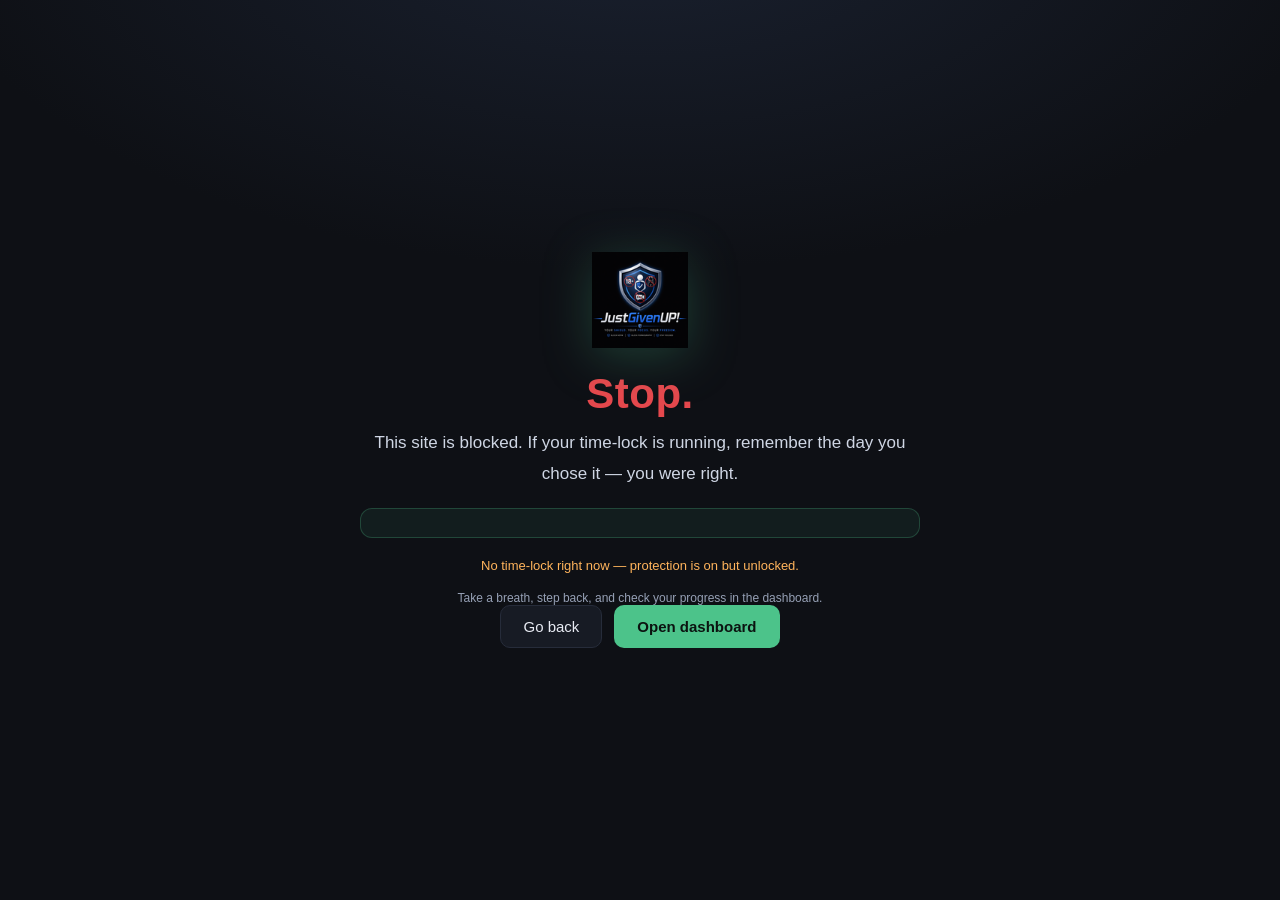
<file: extension/blocked.html>
<!doctype html>
<html lang="ar" dir="rtl">
<head>
<meta charset="utf-8">
<meta name="viewport" content="width=device-width, initial-scale=1">
<title>JustGivenUp! — محظور</title>
<style>
  :root {
    --bg: #0e1015; --card: #171b24; --text: #e8ebf3; --muted: #96a0b5;
    --accent: #4cc38a; --danger: #e5484d; --border: #262c3a;
  }
  * { box-sizing: border-box; margin: 0; padding: 0; }
  html, body { height: 100%; }
  body {
    background: radial-gradient(1200px 600px at 50% -10%, #1a2130 0%, var(--bg) 60%);
    color: var(--text);
    font-family: "Segoe UI", "Noto Sans Arabic", Tahoma, sans-serif;
    display: flex; align-items: center; justify-content: center;
    padding: 24px;
  }
  .wrap { max-width: 560px; width: 100%; text-align: center; }
  img.logo { width: 96px; height: 96px; margin-bottom: 18px; filter: drop-shadow(0 8px 24px rgba(76,195,138,.25)); }
  h1 { font-size: 42px; letter-spacing: .5px; margin-bottom: 10px; color: var(--danger); }
  p.lead { font-size: 17px; line-height: 1.8; color: #cfd6e4; margin-bottom: 18px; }
  .quote {
    background: rgba(76,195,138,.08); border: 1px solid rgba(76,195,138,.25);
    border-radius: 12px; padding: 14px 18px; font-size: 15px; line-height: 1.9;
    margin-bottom: 20px;
  }
  .countdown {
    display: flex; justify-content: center; gap: 14px; margin-bottom: 8px; direction: ltr;
  }
  .unit { background: var(--card); border: 1px solid var(--border); border-radius: 10px; padding: 10px 6px; min-width: 76px; }
  .unit b { display: block; font-size: 28px; color: var(--accent); font-variant-numeric: tabular-nums; }
  .unit span { font-size: 11px; color: var(--muted); }
  .until { font-size: 12px; color: var(--muted); margin-bottom: 22px; }
  .actions { display: flex; gap: 12px; justify-content: center; flex-wrap: wrap; }
  .btn {
    padding: 12px 22px; border-radius: 10px; font-size: 15px; text-decoration: none;
    background: var(--card); color: var(--text); border: 1px solid var(--border);
    transition: transform .1s ease;
  }
  .btn:hover { transform: translateY(-1px); }
  .btn.primary { background: var(--accent); color: #0b1310; border-color: transparent; font-weight: 700; }
  .note { margin-top: 18px; font-size: 12px; color: var(--muted); }
  .toast {
    position: fixed; bottom: 24px; left: 50%; transform: translateX(-50%);
    background: var(--accent); color: #0b1310; font-weight: 700;
    padding: 10px 18px; border-radius: 999px; font-size: 13px;
    opacity: 0; pointer-events: none; transition: opacity .3s ease;
  }
  .toast.show { opacity: 1; }
  .nolock { color: #ffb45c; font-size: 13px; margin-bottom: 14px; }
</style>
</head>
<body>
  <div class="wrap">
    <img class="logo" src="icons/icon128.png" alt="JustGivenUp">
    <h1 id="title">قف.</h1>
    <p class="lead" id="body">الموقع ده محظور.</p>
    <div class="quote" id="quote"></div>

    <div id="lock-block" hidden>
      <div class="countdown">
        <div class="unit"><b id="cd-d">0</b><span id="lbl-d">day</span></div>
        <div class="unit"><b id="cd-h">00</b><span id="lbl-h">hr</span></div>
        <div class="unit"><b id="cd-m">00</b><span id="lbl-m">min</span></div>
        <div class="unit"><b id="cd-s">00</b><span id="lbl-s">sec</span></div>
      </div>
      <p class="until" id="until-label"></p>
    </div>

    <p class="nolock" id="nolock-note" hidden></p>

    <p class="note" id="advice"></p>

    <div class="actions">
      <button class="btn" id="back-btn">رجوع</button>
      <a class="btn primary" id="dash-btn" href="http://127.0.0.1:8081" target="_blank">لوحة التحكم</a>
    </div>
  </div>
  <div class="toast" id="toast"></div>

  <script src="i18n.js"></script>
  <script src="blocked.js"></script>
</body>
</html>
</file>
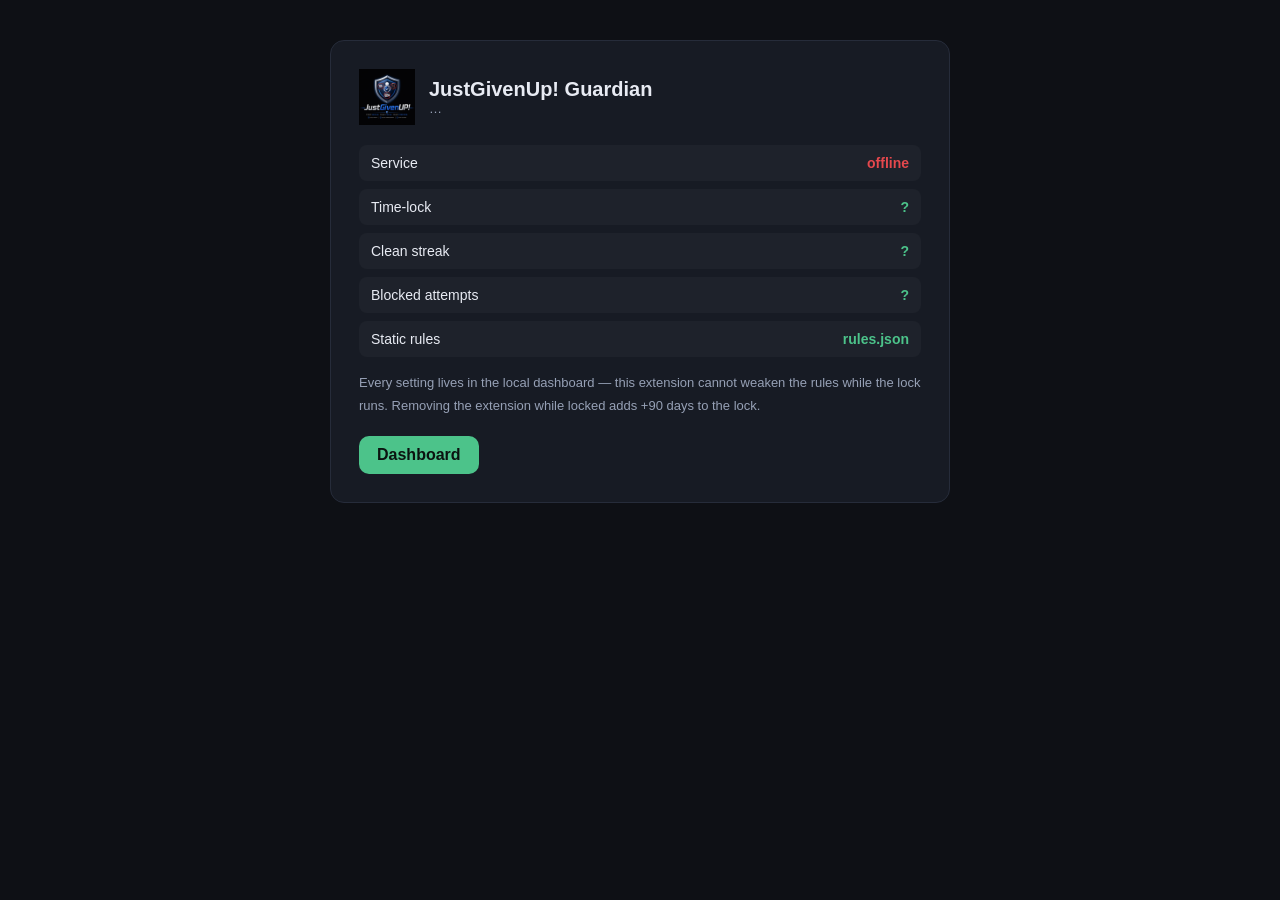
<file: extension/options.html>
<!doctype html>
<html lang="ar" dir="rtl">
<head>
<meta charset="utf-8">
<title>JustGivenUp! Guardian — Options</title>
<style>
  :root {
    --bg: #0e1015; --card: #171b24; --text: #e8ebf3; --muted: #96a0b5;
    --accent: #4cc38a; --danger: #e5484d; --border: #262c3a;
  }
  * { box-sizing: border-box; margin: 0; padding: 0; }
  body {
    background: var(--bg); color: var(--text); padding: 40px 20px;
    font-family: "Segoe UI", "Noto Sans Arabic", Tahoma, sans-serif;
    display: flex; justify-content: center;
  }
  .card {
    background: var(--card); border: 1px solid var(--border);
    border-radius: 14px; padding: 28px; max-width: 620px; width: 100%;
  }
  header { display: flex; gap: 14px; align-items: center; margin-bottom: 20px; }
  h1 { font-size: 20px; }
  .sub { color: var(--muted); font-size: 13px; }
  .row {
    display: flex; justify-content: space-between; padding: 10px 12px;
    background: rgba(255,255,255,.03); border-radius: 8px; margin-bottom: 8px;
    font-size: 14px;
  }
  .row b { color: var(--accent); }
  .row b.bad { color: var(--danger); }
  p.info { font-size: 13px; color: var(--muted); line-height: 1.8; margin-top: 14px; }
  code { background: #10131a; border: 1px solid var(--border); padding: 2px 6px; border-radius: 5px; font-size: 12px; }
  a.btn {
    display: inline-block; margin-top: 18px; padding: 10px 18px;
    background: var(--accent); color: #0b1310; font-weight: 700;
    border-radius: 10px; text-decoration: none;
  }
  .lockbanner {
    background: rgba(229,72,77,.12); border: 1px solid rgba(229,72,77,.4);
    border-radius: 10px; padding: 12px; margin-bottom: 16px;
    font-size: 14px; color: #ff9b9e;
  }
</style>
</head>
<body>
  <div class="card">
    <header>
      <img src="icons/icon128.png" width="56" height="56" alt="">
      <div>
        <h1>JustGivenUp! Guardian</h1>
        <div class="sub" id="sub">…</div>
      </div>
    </header>

    <div class="lockbanner" id="lock-banner" hidden></div>

    <div class="row"><span id="l-status">Status</span><b id="v-status">…</b></div>
    <div class="row"><span id="l-lock">Time-lock</span><b id="v-lock">…</b></div>
    <div class="row"><span id="l-streak">Clean streak</span><b id="v-streak">…</b></div>
    <div class="row"><span id="l-blocked">Blocked attempts</span><b id="v-blocked">…</b></div>
    <div class="row"><span id="l-rules">Static rules</span><b id="v-rules">…</b></div>

    <p class="info" id="info-text"></p>

    <a class="btn" id="dash" href="http://127.0.0.1:8081" target="_blank">Dashboard</a>
  </div>

  <script src="i18n.js"></script>
  <script src="options.js"></script>
</body>
</html>
</file>
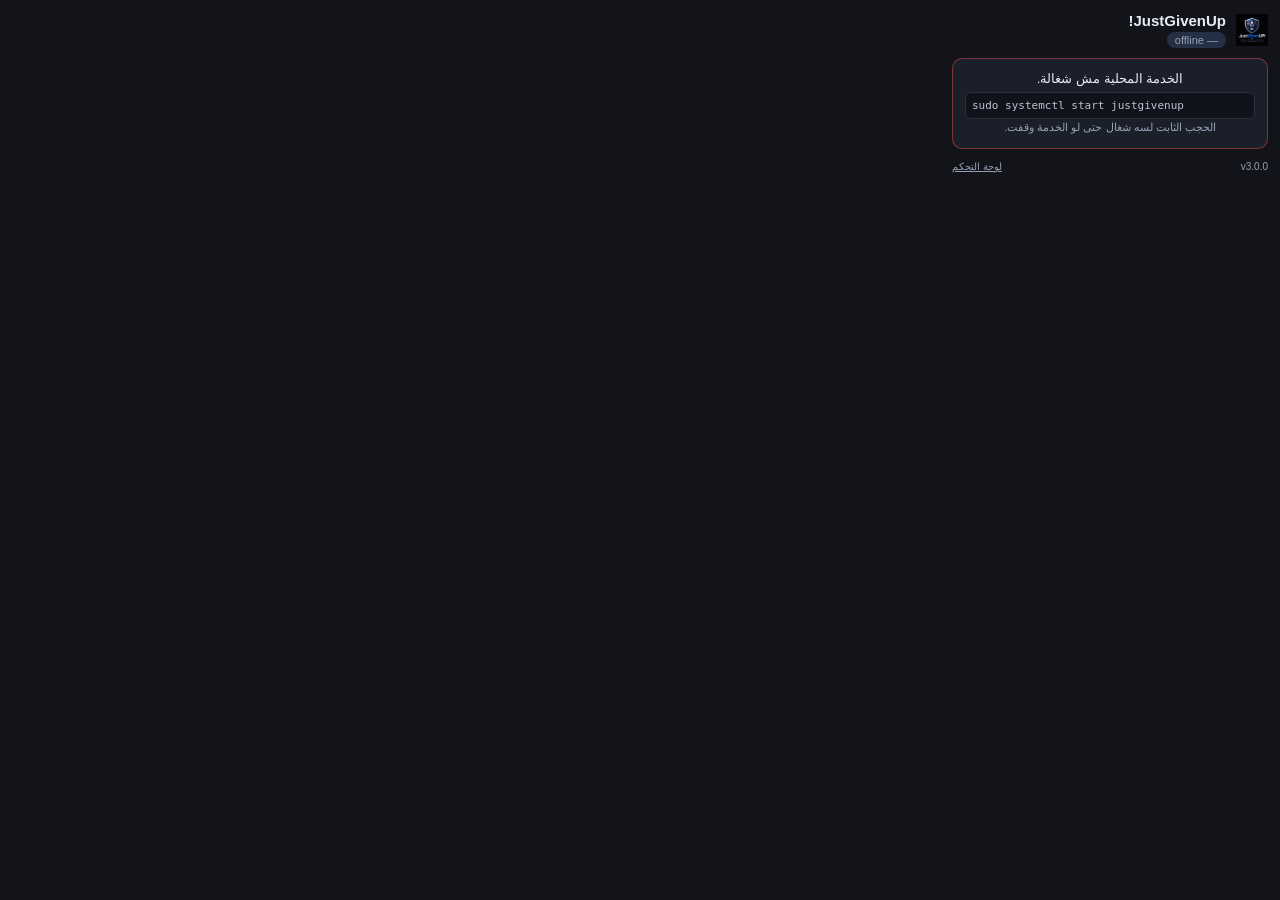
<file: extension/popup.html>
<!doctype html>
<html lang="ar" dir="rtl">
<head>
  <meta charset="utf-8">
  <title>JustGivenUp! Guardian</title>
  <link rel="stylesheet" href="popup.css">
</head>
<body>
  <header>
    <img src="icons/icon48.png" alt="" width="32" height="32">
    <div class="hdr-text">
      <h1>JustGivenUp!</h1>
      <span id="pill" class="pill">…</span>
    </div>
  </header>

  <section id="server-down" class="card danger" hidden>
    <p id="down-msg">الخدمة المحلية مش شغالة.</p>
    <code>sudo systemctl start justgivenup</code>
    <p class="muted" id="down-note">الحجب الثابت لسه شغال حتى لو الخدمة وقفت.</p>
  </section>

  <section id="locked-view" class="card" hidden>
    <div class="countdown" dir="ltr">
      <div class="unit"><b id="cd-d">0</b><span id="lbl-d">يوم</span></div>
      <div class="unit"><b id="cd-h">00</b><span id="lbl-h">ساعة</span></div>
      <div class="unit"><b id="cd-m">00</b><span id="lbl-m">دقيقة</span></div>
      <div class="unit"><b id="cd-s">00</b><span id="lbl-s">ثانية</span></div>
    </div>
    <p class="until" id="until-label"></p>
    <p class="quote" id="quote"></p>
    <p class="lock-note" id="lock-note">القفل شغال — مفيش زرار إيقاف قبل الانتهاء.</p>
    <a class="btn" id="dash-link" href="http://127.0.0.1:8081" target="_blank">لوحة التحكم</a>
  </section>

  <section id="unlocked-view" class="card" hidden>
    <ul class="stats">
      <li><span id="u-streak-lbl">أيام نظيفة</span><b id="u-streak">0</b></li>
      <li><span id="u-blocked-lbl">محظور</span><b id="u-blocked">0</b></li>
      <li><span id="u-relapse-lbl">انتكاسات</span><b id="u-relapse">0</b></li>
    </ul>
    <p class="muted" id="unlocked-note">الحماية شغالة. مفيش قفل زمني متفعّل دلوقتي.</p>
    <a class="btn primary" id="lock-link" href="http://127.0.0.1:8081/#lock">اقفل الآن</a>
  </section>

  <footer>
    <span id="ver">v3.0.0</span>
    <a id="dash-foot" href="http://127.0.0.1:8081" target="_blank">Dashboard</a>
  </footer>

  <script src="i18n.js"></script>
  <script src="popup.js"></script>
</body>
</html>
</file>
<file: extension/popup.css>
:root {
  --bg: #12141a;
  --card: #1b1f2a;
  --text: #e8ebf3;
  --muted: #96a0b5;
  --accent: #4cc38a;
  --danger: #e5484d;
  --border: #2a3040;
}

* { box-sizing: border-box; margin: 0; padding: 0; }

body {
  width: 340px;
  background: var(--bg);
  color: var(--text);
  font-family: "Segoe UI", "Noto Sans Arabic", Tahoma, sans-serif;
  font-size: 13px;
  padding: 12px;
}

header {
  display: flex;
  align-items: center;
  gap: 10px;
  margin-bottom: 10px;
}

header h1 { font-size: 15px; font-weight: 700; }

.hdr-text { display: flex; flex-direction: column; gap: 3px; }

.pill {
  align-self: flex-start;
  font-size: 11px;
  padding: 2px 8px;
  border-radius: 999px;
  background: #243044;
  color: var(--muted);
}
.pill.locked { background: rgba(229, 72, 77, .18); color: #ff8a8d; }
.pill.ok { background: rgba(76, 195, 138, .15); color: var(--accent); }

.card {
  background: var(--card);
  border: 1px solid var(--border);
  border-radius: 10px;
  padding: 12px;
  margin-bottom: 8px;
  text-align: center;
}
.card.danger { border-color: rgba(229, 72, 77, .5); }

.countdown { display: flex; justify-content: center; gap: 8px; margin-bottom: 8px; }
.unit { display: flex; flex-direction: column; align-items: center; min-width: 56px; }
.unit b {
  font-size: 24px;
  font-variant-numeric: tabular-nums;
  color: var(--accent);
  line-height: 1.1;
}
.unit span { font-size: 10px; color: var(--muted); }

.until { font-size: 11px; color: var(--muted); margin-bottom: 8px; }
.quote {
  font-size: 12px;
  line-height: 1.6;
  color: #cfd6e4;
  background: rgba(76, 195, 138, .07);
  border-radius: 8px;
  padding: 8px;
  margin-bottom: 8px;
}
.lock-note { font-size: 11px; color: #ff8a8d; margin-bottom: 8px; }
.muted { color: var(--muted); font-size: 11px; line-height: 1.5; }

.stats { list-style: none; display: flex; flex-direction: column; gap: 6px; margin-bottom: 10px; }
.stats li {
  display: flex;
  justify-content: space-between;
  background: rgba(255, 255, 255, .03);
  border-radius: 6px;
  padding: 6px 9px;
}
.stats b { color: var(--accent); font-variant-numeric: tabular-nums; }

.btn {
  display: inline-block;
  width: 100%;
  padding: 8px;
  border-radius: 8px;
  background: #262c3a;
  color: var(--text);
  text-decoration: none;
  font-size: 13px;
}
.btn.primary { background: var(--accent); color: #0c1310; font-weight: 700; }

code {
  display: block;
  font-size: 11px;
  background: #10131a;
  border: 1px solid var(--border);
  border-radius: 6px;
  padding: 6px;
  margin-top: 6px;
  direction: ltr;
  text-align: left;
  overflow-x: auto;
  color: #b9c2d6;
}

footer {
  display: flex;
  justify-content: space-between;
  color: var(--muted);
  font-size: 10px;
  padding-top: 4px;
}
footer a { color: var(--muted); }
</file>
